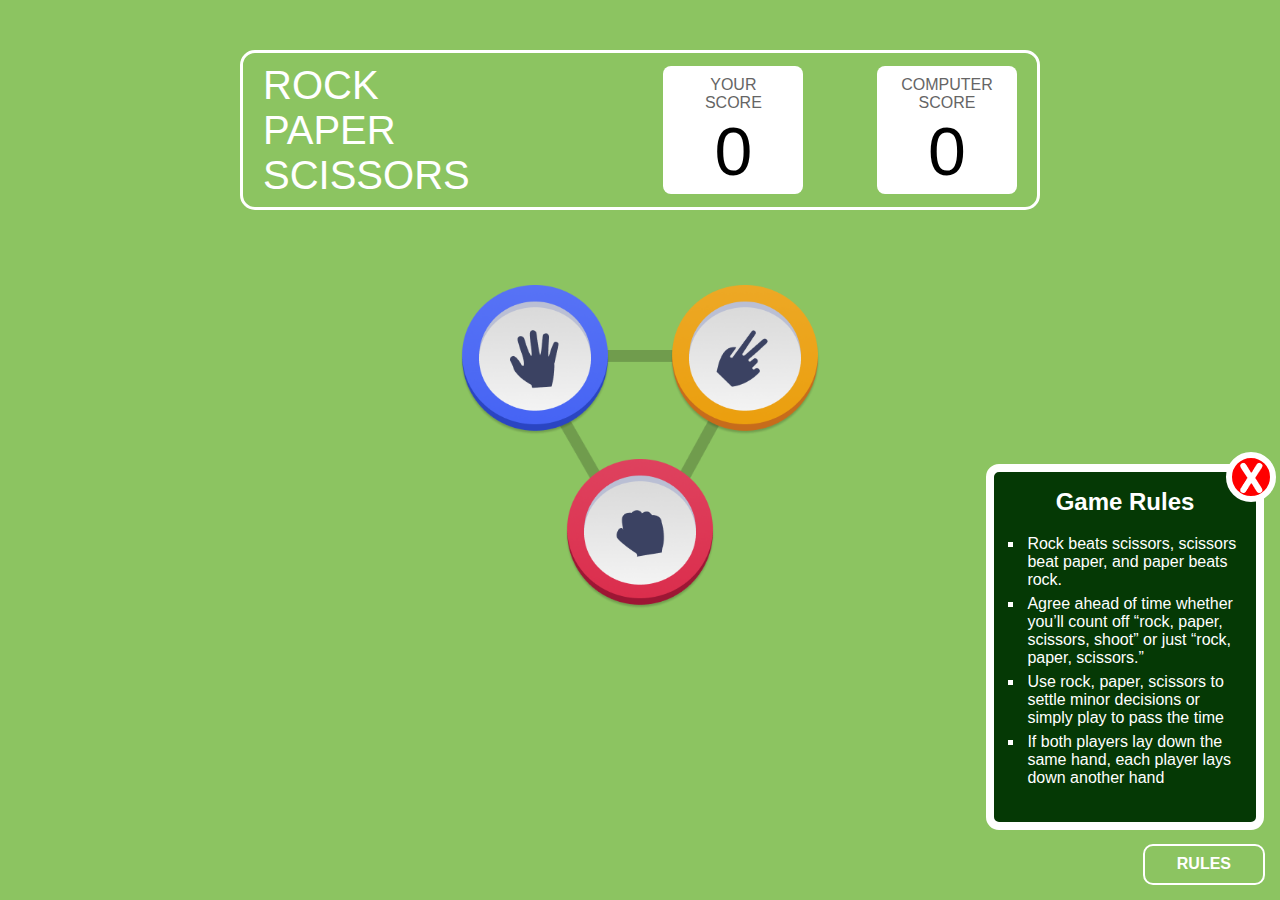
<file: index.html>
<!DOCTYPE html>
<html lang="en">
<head>
    <meta charset="UTF-8">
    <meta name="viewport" content="width=device-width, initial-scale=1.0">
    <title>Rock Ppaer Scissors</title>
    <link rel="preconnect" href="https://fonts.googleapis.com">
    <link rel="preconnect" href="https://fonts.gstatic.com" crossorigin>
    <link href="https://fonts.googleapis.com/css2?family=DM+Sans:opsz@9..40&family=Delius+Unicase:wght@700&family=Inter:wght@300;700&family=Roboto+Condensed&family=Whisper&display=swap" rel="stylesheet">
    <link rel="stylesheet" href="./css/style.css">
</head>
<body>
    <div class="wrapper">
        <div class="scorecard">
            <div class="title">
                <p>ROCK<br>PAPER<br>SCISSORS</p>
            </div>
            <div class="usrscore">
                <p>YOUR<br>SCORE</p>
                <p  class="userscorecount">0</p>
            </div>
            <div class="comscore">
                <p>COMPUTER<br>SCORE</p>
                <p class="compscorecount">0</p>
            </div>
        </div>
        <div class="hands">
            <div class="paper">
                <img id="paper" src="./images/Paper.png" alt="paper" width="150px" height="150px" onclick="pickUserHand('paper')">
            </div>
            <div class="scissors">
                <img id ="hand" src="./images/Scissors.png" alt="scissors" width="150px" height="150px" onclick="pickUserHand('scissors')">
            </div>
            <div class="rock">
                <img id="stone" src="./images/Rock.png" alt="rock" width="150px" height="150px" onclick="pickUserHand('rock')">
            </div>
        </div>
        <div class="contest">
            <div class="userhand">
                <div calss="head">
                    <p>YOU PICKED</p>
                </div>
                <div class="handimagecontainer">
                    <img id="userpickimage" src="./images/Paper.png" alt="" width="150px" height="150px">
                </div>
                
            </div>
            <div class="reffree">
                <div class='decision'></div>
                    <div class="win"><p>YOU WIN<p></p></div>
                    <div class='against'><p>AGAINST PC</p></div>
                    <div class="newgame" onclick="restartGame()">
                        <p>PLAY AGAIN</p>
                    </div>
                </div>
            <div class="comphand">
                <div calss="head">
                    <p>PC PICKED</p>
                </div>
                <div class="handimagecontainer">
                    <img id="comppickimage" src="./images/Scissors.png" alt="" width="150px" height="150px">
                </div>
            </div>
        </div>
        <div class="rulewrapper">
            <div class="rulebox" onclick="hideRuleBox()">
                <div class="rulehead">
                    <p>Game Rules</p>
                </div>
                <div class="closebtn">
                    <img src="./images/X.png" alt="close">
                </div>
                <div class="rulecontent">
                    <ul>
                        <li class="listitem">
                            Rock beats scissors, scissors beat paper, and paper beats rock.
                        </li>
                        <li class="listitem">
                            Agree ahead of time whether you’ll count off “rock, paper, scissors, shoot” or just “rock, paper, scissors.”
                        </li>
                        <li class="listitem">
                            Use rock, paper, scissors to settle minor decisions or simply play to pass the time
                        </li>
                        <li class="listitem">
                            If both players lay down the same hand, each player lays down another hand
                        </li>
                    </ul>
                </div>
            </div>
        </div>
        <div class="buttons">
            <button class="rulebutton" onclick="showRule()">RULES</button>
            <a href="./celebration.html" class="rulebutton" id="nextbutton" style="display:none;">NEXT</a>
        </div>
    </div>
    <script src="./js/script.js"></script>
</body>
</html>
</file>
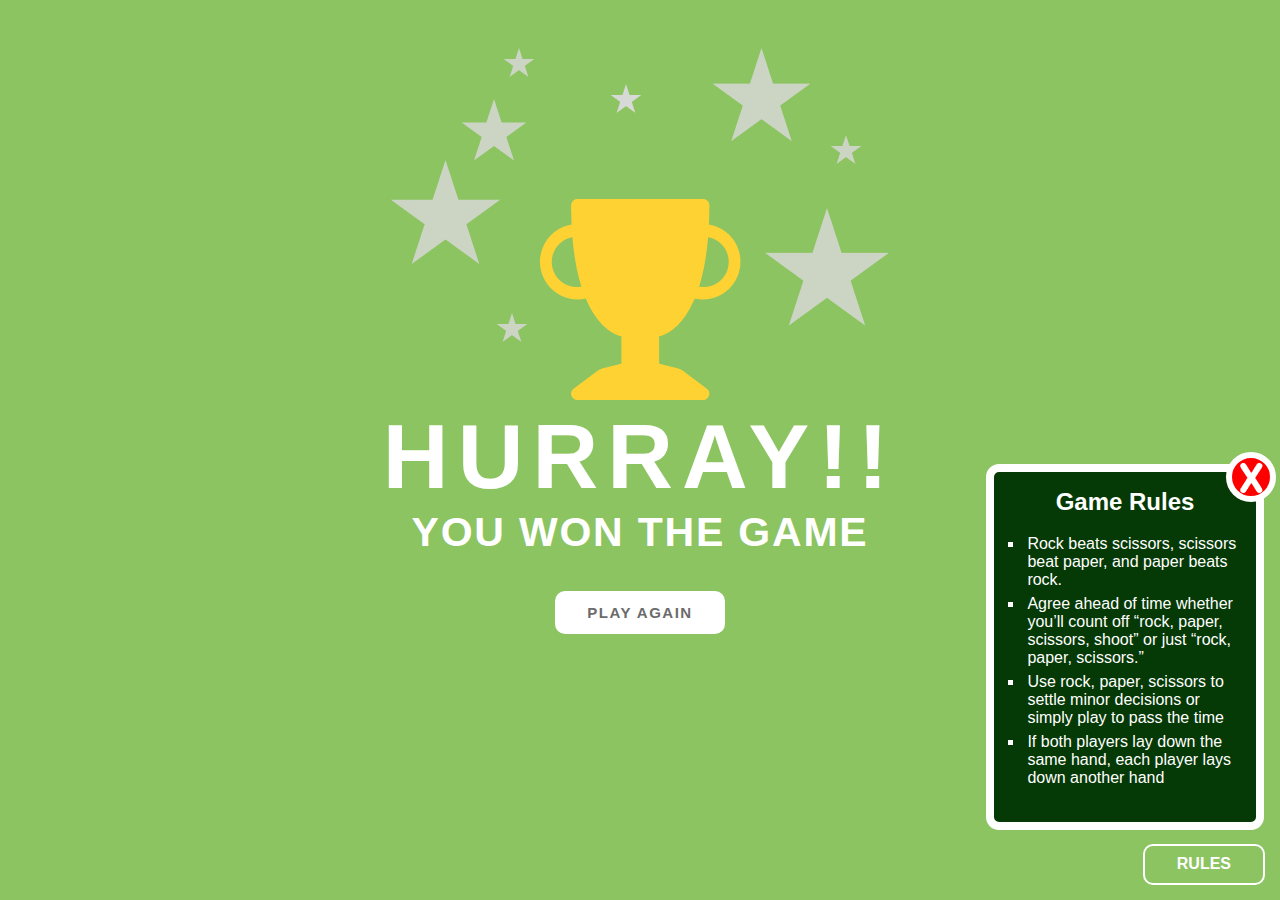
<file: celebration.html>
<!DOCTYPE html>
<html lang="en">
<head>
    <meta charset="UTF-8">
    <meta name="viewport" content="width=device-width, initial-scale=1.0">
    <title>Rock Paper Scissors</title>
    <link rel="stylesheet" href="./css/style.css">
</head>
<body>
    <div class="wrapper">
        <div class="imagewrapper">
            <div class="stars">
                <img src="./images/stars.png" alt="stars">
            </div>
            <div class="trophy">
                <img src="./images/trophy.png" alt="trophy">
            </div>
        </div>
        <div class="textwrapper">
            <p id="hurray">HURRAY!!</p>
            <p id="won">YOU WON THE GAME</p>
        </div>
        <div>
            <a href="./index.html" class="play">PLAY AGAIN</a>
        </div>
        <div class="rulewrapper">
            <div class="rulebox" onclick="hideRuleBox()">
                <div class="rulehead">
                    <p>Game Rules</p>
                </div>
                <div class="closebtn">
                    <img src="./images/X.png" alt="close">
                </div>
                <div class="rulecontent">
                    <ul>
                        <li class="listitem">
                            Rock beats scissors, scissors beat paper, and paper beats rock.
                        </li>
                        <li class="listitem">
                            Agree ahead of time whether you’ll count off “rock, paper, scissors, shoot” or just “rock, paper, scissors.”
                        </li>
                        <li class="listitem">
                            Use rock, paper, scissors to settle minor decisions or simply play to pass the time
                        </li>
                        <li class="listitem">
                            If both players lay down the same hand, each player lays down another hand
                        </li>
                    </ul>
                </div>
            </div>
        </div>
        <div class="buttons">
            <button class="rulebutton" onclick="showRule()">RULES</button>
    </div>
    <script src="./js/script.js"></script>
</body>
</html>
</file>
<file: css/style.css>
*{
    margin:0;
    padding: 0;
    box-sizing: border-box;
}
body{
    font-family: 'Roboto', sans-serif;
}
.wrapper{
    width:100vw;
    height:100vh;
    background-color:#8CC461;
    display: flex;
    flex-direction: column;
    align-items: center;
}
.scorecard{
    border:3px solid #fff;
    border-radius: 15px;
    width: 800px;
    height: 160px;
    display:flex;
    justify-content: space-between;
    align-items: center;
    margin-top: 50px;
}
.title{
    display: flex;
    font-size: 40px;
    color: #fff;
    margin-left: 20px;
    
}
.usrscore{
    display:flex;
    flex-direction: column;
    width:140px;
    height:128px;
    background-color: #fff;
    color: #656565;
    border-radius: 8px;
    text-align: center;
    padding-top: 10px;
    margin-left: 120px;


}
.compscorecount{
    font-size: 68px;
    color: black;
}
.userscorecount{
    font-size: 68px;
    color: black;
}
.comscore{
    display: flex;
    flex-direction: column;
    width:140px;
    height:128px;
    background-color: #fff;
    color: #656565;
    border-radius: 8px;
    margin-right: 20px;
    text-align: center;
    padding-top: 10px;
}
.hands{
    width:371px;
    height:298px;
    display:flex;
    flex-wrap: wrap;
    justify-content: center;
    margin-top:100px;
    background-image: url("../images/triangle.png");
    background-size:241px;
    background-repeat: no-repeat;
    background-position: center;
}
.scissors{
    margin-left: 30px;
    margin-top: -25px;
}
.paper{
    margin-right: 30px;
    margin-top: -25px;
}
.rock{
    margin-top:20px;
}
.contest{
   display: none;
   width:666px;
   margin-top: 68px;
}
.contest > div{
    flex:1;
}
.userhand{
    display:flex;
    flex-direction: column;
    justify-content: center;
    align-items: center;
    color: #fff;
    font-size: 17px;
    font-weight: 600;
}
.comphand{
    display:flex;
    flex-direction: column;
    justify-content: center;
    align-items: center;
    color: #fff;
    font-size: 17px;
    font-weight: 600;
}
.reffree{
    display:flex;
    flex-direction: column;
    justify-content: center;
    align-items: center;
    color:#fff;
}
.win{
    font-size: 39px;
    font-weight: 800;
}
.against{
    font-size: 25px;
    font-weight: 800;
}
.newgame{
    /* font-size: 15px;
    color:#6B6B6B;
    border:1px solid none;
    background-color: #fff;
    border-radius: 5px;
    width:111px;
    text-align: center;
    height:34px;
    padding-top: 8px; */
    margin-top: 5px; 
    background-color: #fff;
    color: #6b6b6b;
    padding-inline: 2rem;
    padding-block: 0.8rem;
    font-size: 15px;
    font-weight: 600;
    letter-spacing: 1.5px;
    border-radius: 10px;

}
ul{
    list-style-type:square;  
}
.handimagecontainer{
    margin-top:18px;
}
.rulebox{
    
    display: block;
    position: relative;
    width: 278px;
    background-color: rgb(5, 57, 5);
    color: white;
    border: 8px solid white;
    border-radius: 13px;
}
.closebtn{
    display: flex;
    align-items: center;
    justify-content: center;
    background-color: red;
    border: 6px solid white;
    width: 50px;
    height: 50px;
    border-radius: 100%;
    padding: 0.7rem;
    position: absolute;
    right: -1.25rem;
    top: -1.25rem;
}
.rulehead{
    text-align: center;
    padding: 1rem;
    font-size: 1.5rem;
    font-weight: 700;
}
.rulecontent{
    padding-left: 1.9rem;
    padding-right: 1rem;
    padding-bottom: 2rem;
}
li{
    padding:3px;
}
.rulewrapper{
    position: absolute;
    right: 0;
    bottom: 70px;
    display: flex;
    align-items: center;
    justify-content: end;
    padding: 1rem;
    padding-bottom: 0;
}
.buttons{
    display:flex;
    align-items: center;
    justify-content: end;
    position: absolute;
    gap:2rem;
    bottom: 0;
    right:0;
    margin:0px 15px 15px 0px;
}
.rulebutton{
    padding-inline: 2rem;
    padding-block: 0.6rem;
    background-color: transparent;
    color: white;
    border: 2px solid white;
    border-radius: 10px;
    font-size: 1rem;
    font-weight: 600;
}
a{
    text-decoration: none;
}
.imagewrapper{
    margin-top: 3rem;
    display: flex;
    flex-direction: column;
    align-items: center;
    justify-content: center;
    position: relative;
    margin-bottom: 3.5rem;
}
.textwrapper{
    display: flex;
    flex-direction: column;
    align-items: center;
    justify-content: center;
}
#hurray{
    text-align: center;
    font-size: 91px;
    font-weight: 600;
    letter-spacing: 9.1px;
    color:#fff
}
#won{
    color: #fff;
    text-align: center;
    font-size: 41px;
    font-weight: 600;
    letter-spacing: 1.8px;
    margin-bottom: 3rem;
}
.play{
    background-color: #fff;
    color: #6b6b6b;
    padding-inline: 2rem;
    padding-block: 0.8rem;
    font-size: 15px;
    font-weight: 600;
    letter-spacing: 1.5px;
    border-radius: 10px;
}
.trophy{
    position: absolute;
    top: 50%;
    width: 200px;
    height: 200px;

}
</file>
